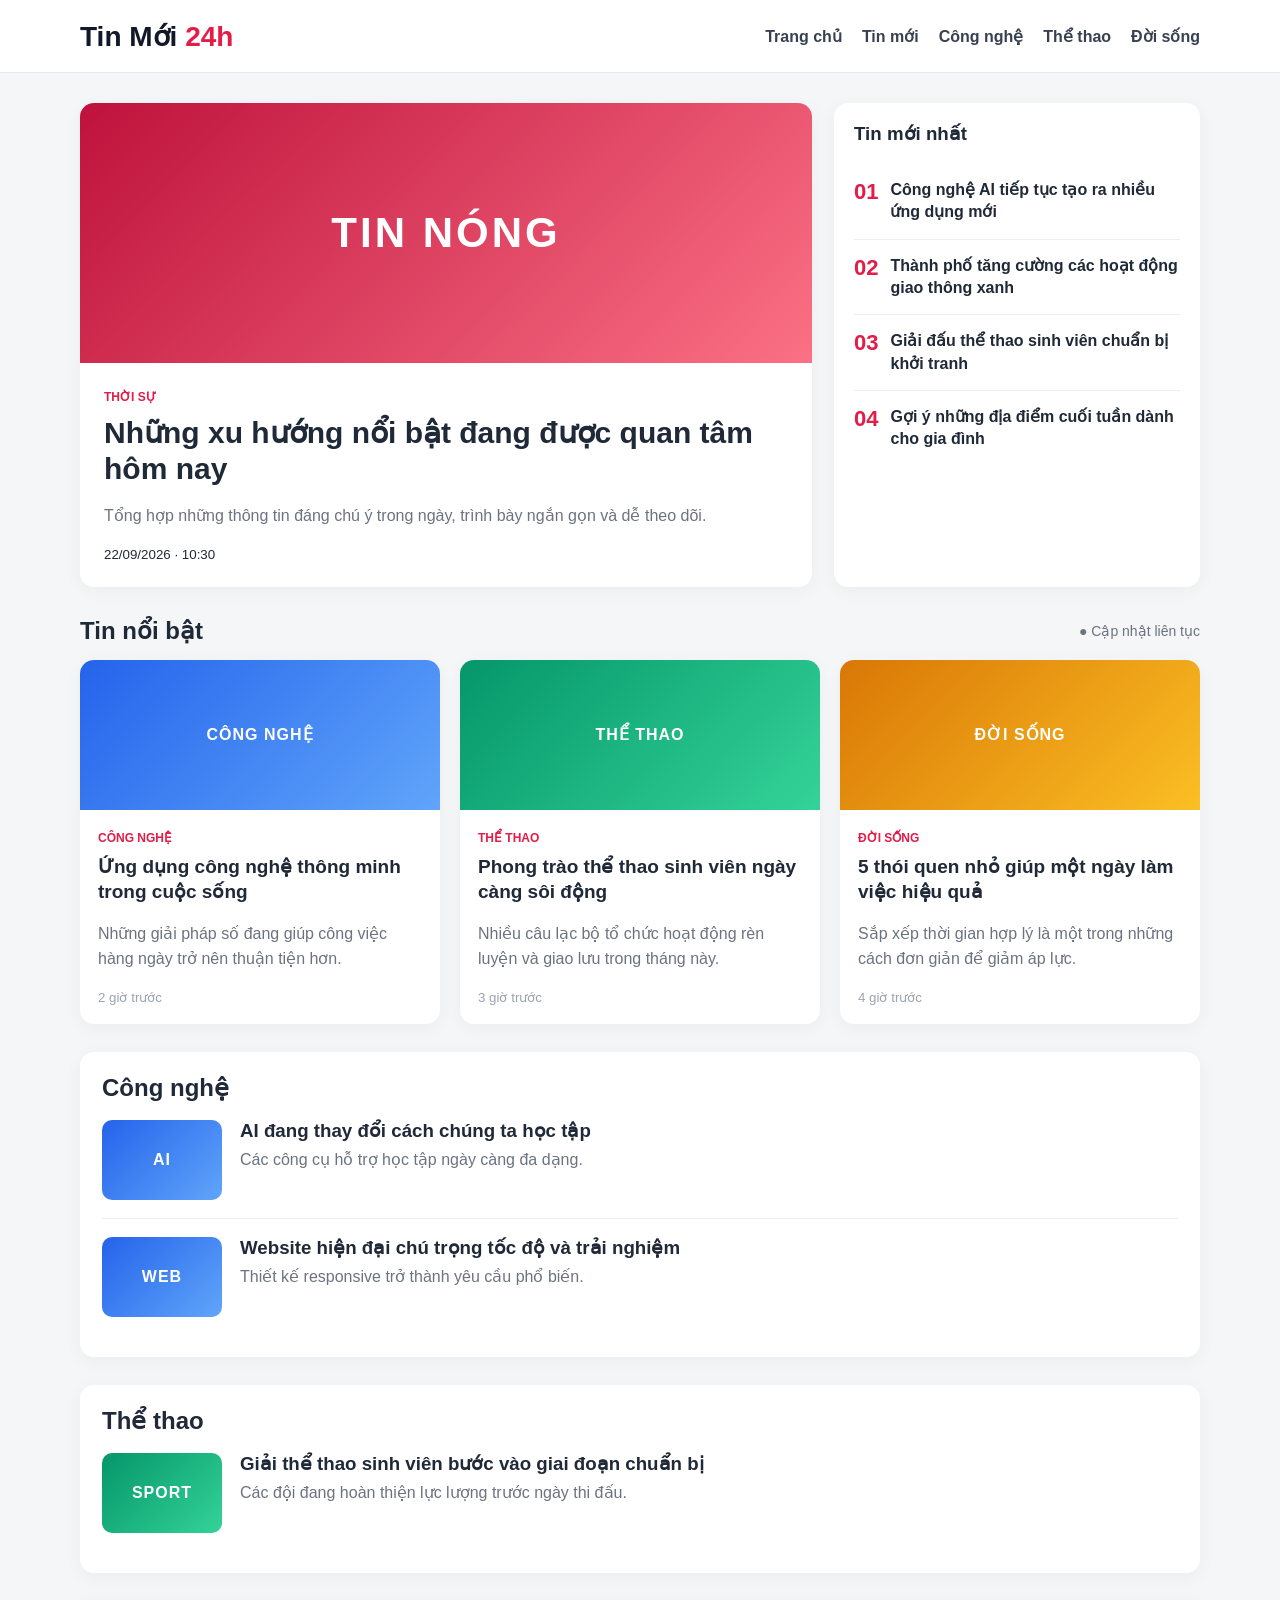
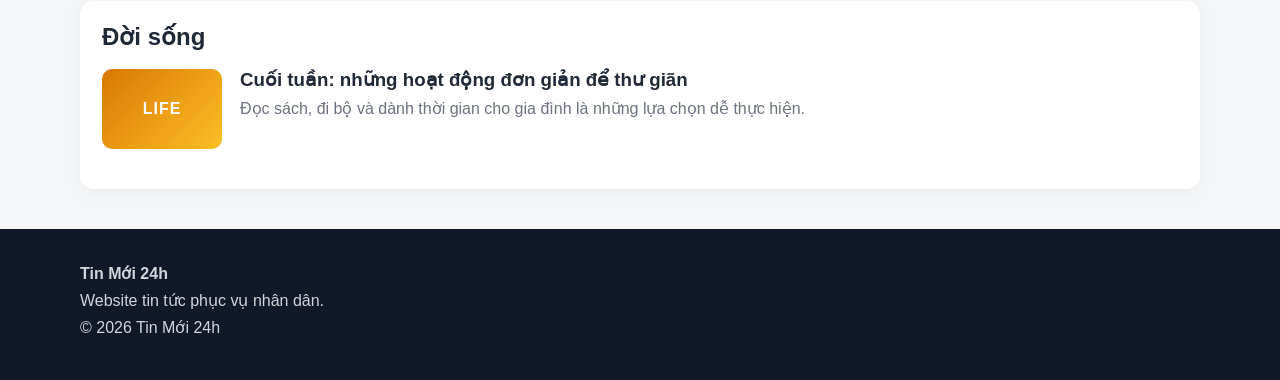
<file: index.html>
<!DOCTYPE html>
<html lang="vi">
<head>
  <meta charset="UTF-8">
  <meta name="viewport" content="width=device-width, initial-scale=1.0">
  <title>Tin Mới 24h</title>
  <link rel="stylesheet" href="style.css">
</head>
<body>
<header>
  <div class="container topbar">
    <h1>Tin Mới <span>24h</span></h1>
    <nav>
      <a href="#home">Trang chủ</a>
      <a href="#news">Tin mới</a>
      <a href="#technology">Công nghệ</a>
      <a href="#sports">Thể thao</a>
      <a href="#life">Đời sống</a>
    </nav>
  </div>
</header>

<main class="container" id="home">
  <section class="hero">
    <article class="featured">
      <div class="image">TIN NÓNG</div>
      <div class="content">
        <span class="tag">THỜI SỰ</span>
        <h2>Những xu hướng nổi bật đang được quan tâm hôm nay</h2>
        <p>Tổng hợp những thông tin đáng chú ý trong ngày, trình bày ngắn gọn và dễ theo dõi.</p>
        <small>22/09/2026 · 10:30</small>
      </div>
    </article>
    <aside class="latest">
      <h3>Tin mới nhất</h3>
      <div class="latest-item"><b>01</b><p>Công nghệ AI tiếp tục tạo ra nhiều ứng dụng mới</p></div>
      <div class="latest-item"><b>02</b><p>Thành phố tăng cường các hoạt động giao thông xanh</p></div>
      <div class="latest-item"><b>03</b><p>Giải đấu thể thao sinh viên chuẩn bị khởi tranh</p></div>
      <div class="latest-item"><b>04</b><p>Gợi ý những địa điểm cuối tuần dành cho gia đình</p></div>
    </aside>
  </section>

  <section id="news">
    <div class="section-title"><h2>Tin nổi bật</h2><span>● Cập nhật liên tục</span></div>
    <div class="grid">
      <article class="card">
        <div class="thumb tech">CÔNG NGHỆ</div>
        <div class="card-body"><span class="tag">Công nghệ</span><h3>Ứng dụng công nghệ thông minh trong cuộc sống</h3><p>Những giải pháp số đang giúp công việc hàng ngày trở nên thuận tiện hơn.</p><small>2 giờ trước</small></div>
      </article>
      <article class="card">
        <div class="thumb sport">THỂ THAO</div>
        <div class="card-body"><span class="tag">Thể thao</span><h3>Phong trào thể thao sinh viên ngày càng sôi động</h3><p>Nhiều câu lạc bộ tổ chức hoạt động rèn luyện và giao lưu trong tháng này.</p><small>3 giờ trước</small></div>
      </article>
      <article class="card">
        <div class="thumb life">ĐỜI SỐNG</div>
        <div class="card-body"><span class="tag">Đời sống</span><h3>5 thói quen nhỏ giúp một ngày làm việc hiệu quả</h3><p>Sắp xếp thời gian hợp lý là một trong những cách đơn giản để giảm áp lực.</p><small>4 giờ trước</small></div>
      </article>
    </div>
  </section>

  <section id="technology" class="category">
    <h2>Công nghệ</h2>
    <div class="list">
      <article><div class="mini tech">AI</div><div><h3>AI đang thay đổi cách chúng ta học tập</h3><p>Các công cụ hỗ trợ học tập ngày càng đa dạng.</p></div></article>
      <article><div class="mini tech">WEB</div><div><h3>Website hiện đại chú trọng tốc độ và trải nghiệm</h3><p>Thiết kế responsive trở thành yêu cầu phổ biến.</p></div></article>
    </div>
  </section>

  <section id="sports" class="category">
    <h2>Thể thao</h2>
    <div class="list">
      <article><div class="mini sport">SPORT</div><div><h3>Giải thể thao sinh viên bước vào giai đoạn chuẩn bị</h3><p>Các đội đang hoàn thiện lực lượng trước ngày thi đấu.</p></div></article>
    </div>
  </section>

  <section id="life" class="category">
    <h2>Đời sống</h2>
    <div class="list">
      <article><div class="mini life">LIFE</div><div><h3>Cuối tuần: những hoạt động đơn giản để thư giãn</h3><p>Đọc sách, đi bộ và dành thời gian cho gia đình là những lựa chọn dễ thực hiện.</p></div></article>
    </div>
  </section>
</main>

<footer>
  <div class="container">
    <strong>Tin Mới 24h</strong>
    <p>Website tin tức phục vụ nhân dân.</p>
    <p>© 2026 Tin Mới 24h</p>
  </div>
</footer>
<script src="script.js"></script>
</body>
</html>
</file>
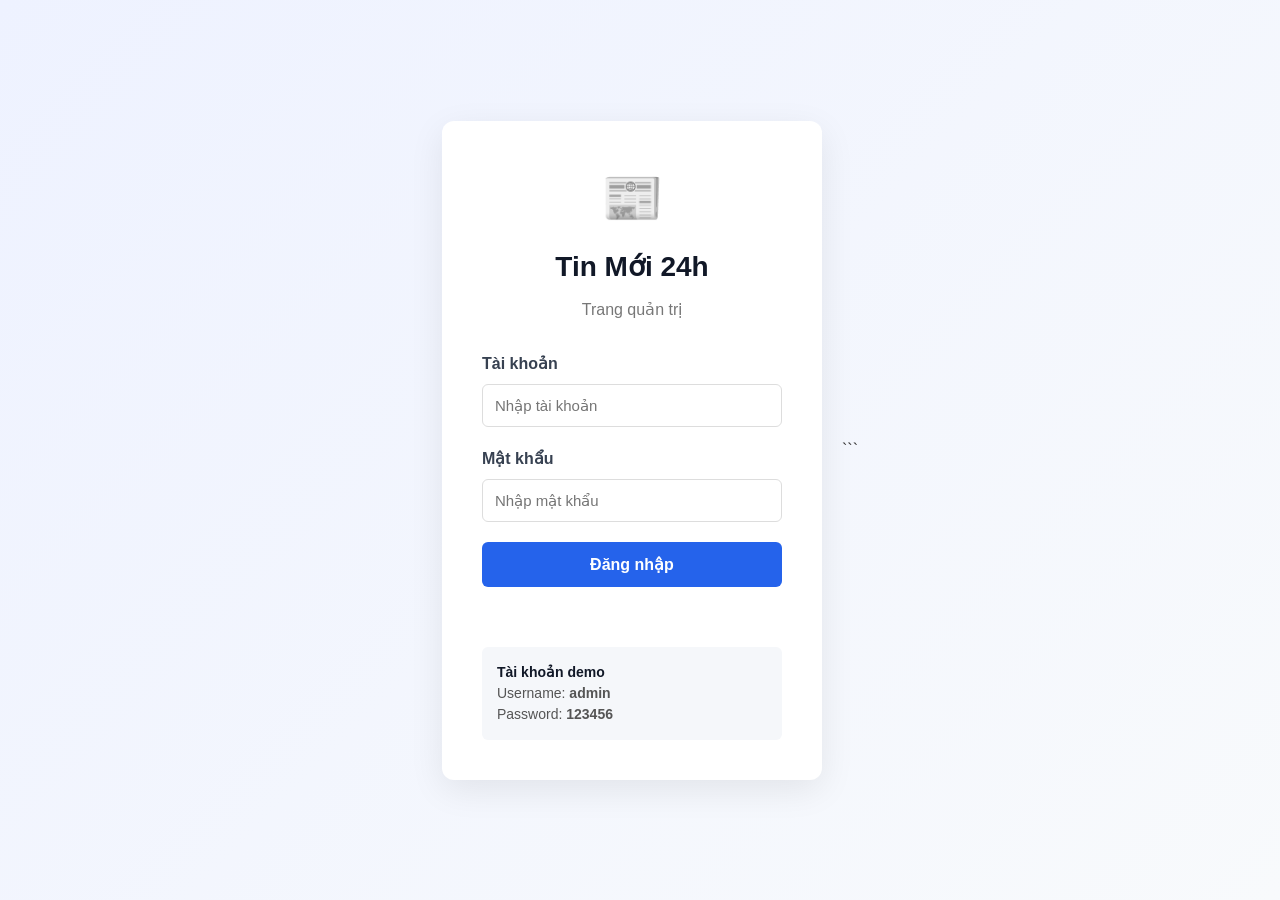
<file: admin/categories.html>
<!doctype html>
<html lang="vi">

<head>
    <meta charset="UTF-8">
    <meta name="viewport" content="width=device-width, initial-scale=1">

    <title>Quản lý danh mục</title>

    <link rel="stylesheet" href="css/admin.css">
</head>

<body>

    <div class="admin-layout">

        <!-- ================= SIDEBAR ================= -->
        <aside class="sidebar">

            <div class="sidebar-logo">
                📰 Tin Mới 24h
            </div>

            <nav>
                <a href="index.html">
                    📊 Dashboard
                </a>

                <a href="posts.html">
                    📰 Bài viết
                </a>

                <a
                    class="active"
                    href="categories.html">
                    📂 Danh mục
                </a>

                <a href="users.html">
                    👤 Tài khoản
                </a>
            </nav>

            <button
                class="logout-button"
                onclick="logout()">
                🚪 Đăng xuất
            </button>

        </aside>


        <!-- ================= MAIN CONTENT ================= -->
        <main class="main-content">

            <!-- TOPBAR -->
            <header class="topbar">

                <div>
                    <h1>
                        Quản lý danh mục
                    </h1>

                    <p>
                        Thêm, sửa, xóa danh mục.
                    </p>
                </div>

                <div class="admin-profile">
                    👤 Admin
                </div>

            </header>


            <!-- ================= CONTENT ================= -->
            <section class="content-card">

                <!-- CONTENT HEADER -->
                <div class="content-header">

                    <div>
                        <h2>
                            Danh sách danh mục
                        </h2>

                        <p id="categoryCount"></p>
                    </div>

                    <button
                        class="primary-button"
                        onclick="openCategoryModal()">
                        + Thêm danh mục
                    </button>

                </div>


                <!-- ================= TABLE ================= -->
                <div class="table-container">

                    <table>

                        <thead>
                            <tr>
                                <th>ID</th>
                                <th>Tên</th>
                                <th>Slug</th>
                                <th>Số bài</th>
                                <th>Thao tác</th>
                            </tr>
                        </thead>

                        <tbody id="categoryTable">
                        </tbody>

                    </table>

                </div>

            </section>

        </main>

    </div>


    <!-- ================= CATEGORY MODAL ================= -->
    <div
        id="categoryModal"
        class="modal hidden">

        <div class="modal-box small-modal">

            <!-- MODAL HEADER -->
            <div class="modal-header">

                <h2 id="categoryModalTitle">
                    Thêm danh mục
                </h2>

                <button
                    type="button"
                    class="close-button"
                    onclick="closeCategoryModal()">
                    ×
                </button>

            </div>


            <!-- MODAL FORM -->
            <form id="categoryForm">

                <input
                    type="hidden"
                    id="categoryId">


                <!-- CATEGORY NAME -->
                <div class="form-group">

                    <label for="categoryName">
                        Tên danh mục
                    </label>

                    <input
                        type="text"
                        id="categoryName"
                        required>

                </div>


                <!-- CATEGORY SLUG -->
                <div class="form-group">

                    <label for="categorySlug">
                        Slug
                    </label>

                    <input
                        type="text"
                        id="categorySlug"
                        required>

                </div>


                <!-- MODAL ACTIONS -->
                <div class="modal-actions">

                    <button
                        type="button"
                        class="secondary-button"
                        onclick="closeCategoryModal()">
                        Hủy
                    </button>

                    <button
                        type="submit"
                        class="primary-button">
                        Lưu
                    </button>

                </div>

            </form>

        </div>

    </div>


    <!-- ================= JAVASCRIPT ================= -->
    <script src="js/admin.js"></script>
    <script src="js/categories.js"></script>

</body>

</html>
</file>
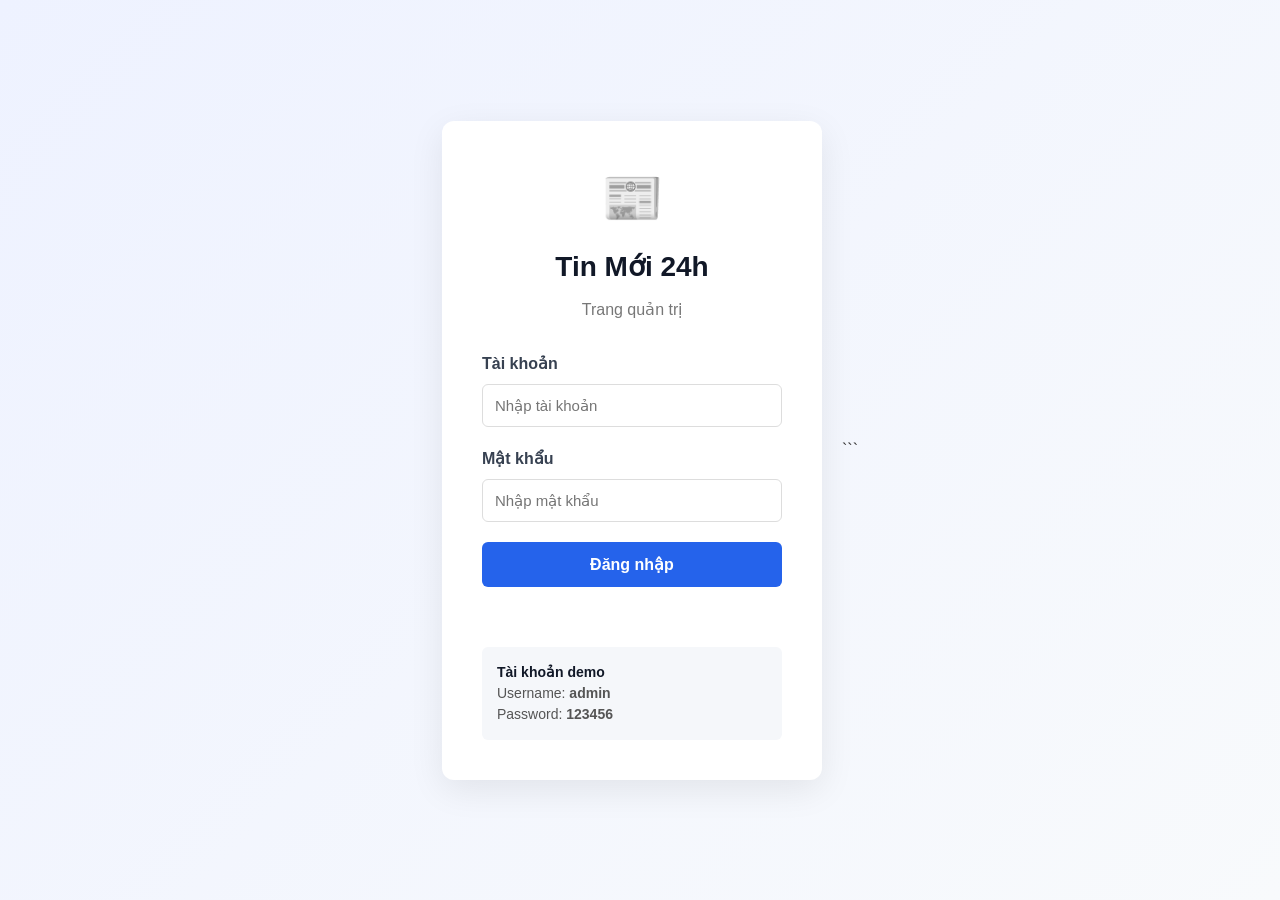
<file: admin/login.html>
<!DOCTYPE html>
<html lang="vi">
<head>
    <meta charset="UTF-8">
    <meta name="viewport" content="width=device-width, initial-scale=1.0">

    <title>Đăng nhập Admin - Tin Mới 24h</title>

    <link rel="stylesheet" href="css/admin.css">
</head>

<body class="login-page">

    <div class="login-container">

        <div class="login-box">

            <div class="login-logo">
                📰
            </div>

            <h1>Tin Mới 24h</h1>
            <p class="login-subtitle">Trang quản trị</p>

            <form id="loginForm">

                <div class="form-group">
                    <label>Tài khoản</label>

                    <input
                        type="text"
                        id="username"
                        placeholder="Nhập tài khoản"
                        required
                    >
                </div>

                <div class="form-group">
                    <label>Mật khẩu</label>

                    <input
                        type="password"
                        id="password"
                        placeholder="Nhập mật khẩu"
                        required
                    >
                </div>

                <button type="submit" class="login-button">
                    Đăng nhập
                </button>

                <p id="loginError" class="login-error"></p>

            </form>

            <div class="login-demo">
                <strong>Tài khoản demo</strong>

                <p>
                    Username: <b>admin</b>
                </p>

                <p>
                    Password: <b>123456</b>
                </p>
            </div>

        </div>

    </div>

    <script src="js/login.js"></script>

</body>
</html>
```
</file>
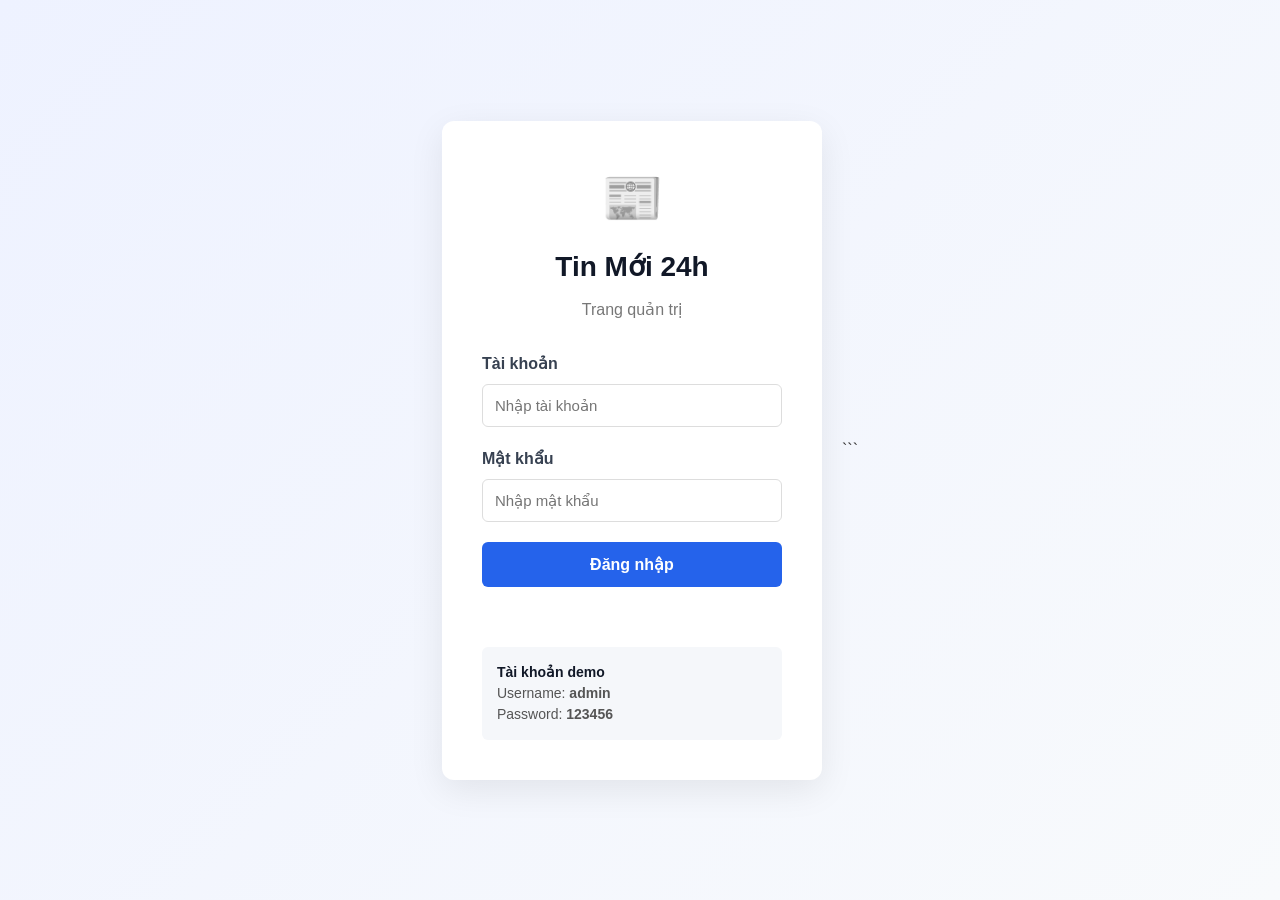
<file: admin/posts.html>
<!doctype html>
<html lang="vi">

<head>
    <meta charset="UTF-8">
    <meta
        name="viewport"
        content="width=device-width, initial-scale=1">

    <title>Quản lý bài viết</title>

    <link
        rel="stylesheet"
        href="css/admin.css">
</head>

<body>

    <div class="admin-layout">

        <!-- ================= SIDEBAR ================= -->
        <aside class="sidebar">

            <div class="sidebar-logo">
                📰 Tin Mới 24h
            </div>

            <nav>
                <a href="index.html">
                    📊 Dashboard
                </a>

                <a
                    class="active"
                    href="posts.html">
                    📰 Bài viết
                </a>

                <a href="categories.html">
                    📂 Danh mục
                </a>

                <a href="users.html">
                    👤 Tài khoản
                </a>
            </nav>

            <button
                class="logout-button"
                onclick="logout()">
                🚪 Đăng xuất
            </button>

        </aside>


        <!-- ================= MAIN CONTENT ================= -->
        <main class="main-content">

            <!-- TOPBAR -->
            <header class="topbar">

                <div>
                    <h1>
                        Quản lý bài viết
                    </h1>

                    <p>
                        Thêm, sửa, xóa và đổi trạng thái bài viết.
                    </p>
                </div>

                <div class="admin-profile">
                    👤 Admin
                </div>

            </header>


            <!-- ================= CONTENT ================= -->
            <section class="content-card">

                <!-- CONTENT HEADER -->
                <div class="content-header">

                    <div>
                        <h2>
                            Danh sách bài viết
                        </h2>

                        <p id="postCount"></p>
                    </div>

                    <button
                        class="primary-button"
                        onclick="openPostModal()">
                        + Thêm bài viết
                    </button>

                </div>


                <!-- ================= TOOLBAR ================= -->
                <div class="toolbar">

                    <input
                        id="searchPost"
                        class="search-input"
                        placeholder="🔎 Tìm tiêu đề..."
                        oninput="renderPosts()">


                    <select
                        id="filterCategory"
                        class="select-input"
                        onchange="renderPosts()">
                    </select>


                    <select
                        id="filterStatus"
                        class="select-input"
                        onchange="renderPosts()">

                        <option value="">
                            Tất cả trạng thái
                        </option>

                        <option value="published">
                            Đã đăng
                        </option>

                        <option value="draft">
                            Bản nháp
                        </option>

                    </select>

                </div>


                <!-- ================= POST TABLE ================= -->
                <div class="table-container">

                    <table>

                        <thead>

                            <tr>
                                <th>ID</th>
                                <th>Tiêu đề</th>
                                <th>Danh mục</th>
                                <th>Ngày</th>
                                <th>Trạng thái</th>
                                <th>Thao tác</th>
                            </tr>

                        </thead>

                        <tbody id="postTable">
                        </tbody>

                    </table>

                </div>

            </section>

        </main>

    </div>


    <!-- ================= POST MODAL ================= -->
    <div
        id="postModal"
        class="modal hidden">

        <div class="modal-box">

            <!-- MODAL HEADER -->
            <div class="modal-header">

                <h2 id="postModalTitle">
                    Thêm bài viết
                </h2>

                <button
                    type="button"
                    class="close-button"
                    onclick="closePostModal()">
                    ×
                </button>

            </div>


            <!-- POST FORM -->
            <form id="postForm">

                <input
                    type="hidden"
                    id="postId">


                <!-- TIÊU ĐỀ -->
                <div class="form-group">

                    <label for="postTitle">
                        Tiêu đề
                    </label>

                    <input
                        type="text"
                        id="postTitle"
                        required>

                </div>


                <!-- DANH MỤC -->
                <div class="form-group">

                    <label for="postCategory">
                        Danh mục
                    </label>

                    <select
                        id="postCategory"
                        required>
                    </select>

                </div>


                <!-- ẢNH -->
                <div class="form-group">

                    <label for="postImage">
                        Ảnh URL
                    </label>

                    <input
                        type="text"
                        id="postImage">

                </div>


                <!-- NỘI DUNG -->
                <div class="form-group">

                    <label for="postContent">
                        Nội dung
                    </label>

                    <textarea
                        id="postContent"
                        rows="7"
                        required>
                    </textarea>

                </div>


                <!-- TRẠNG THÁI -->
                <div class="form-group">

                    <label for="postStatus">
                        Trạng thái
                    </label>

                    <select id="postStatus">

                        <option value="published">
                            Đã đăng
                        </option>

                        <option value="draft">
                            Bản nháp
                        </option>

                    </select>

                </div>


                <!-- MODAL ACTIONS -->
                <div class="modal-actions">

                    <button
                        type="button"
                        class="secondary-button"
                        onclick="closePostModal()">
                        Hủy
                    </button>

                    <button
                        type="submit"
                        class="primary-button">
                        Lưu bài viết
                    </button>

                </div>

            </form>

        </div>

    </div>


    <!-- ================= JAVASCRIPT ================= -->
    <script src="js/admin.js"></script>
    <script src="js/posts.js"></script>

</body>

</html>
</file>
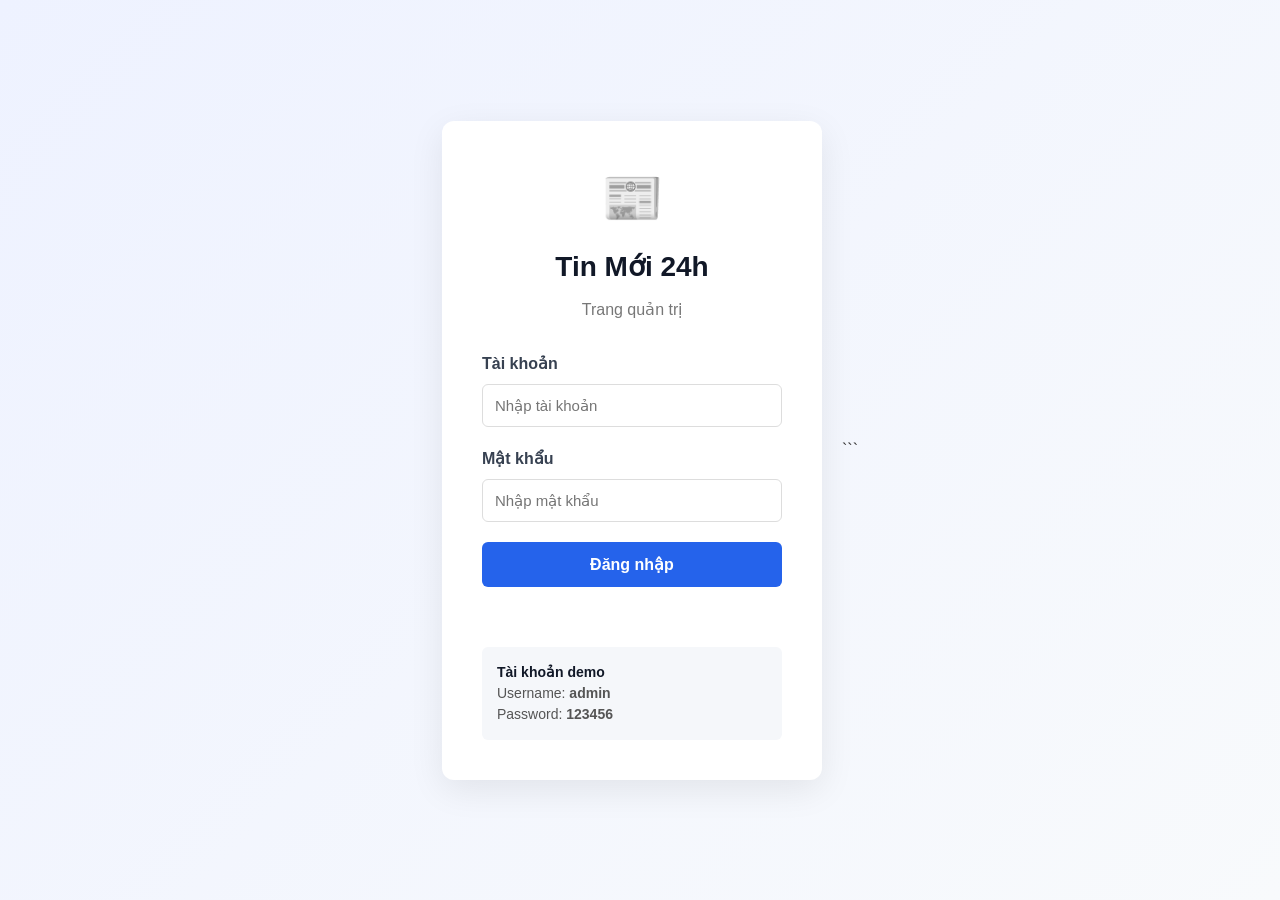
<file: admin/users.html>
<!doctype html>
<html lang="vi">

<head>
    <meta charset="UTF-8">

    <meta
        name="viewport"
        content="width=device-width, initial-scale=1">

    <title>Quản lý tài khoản</title>

    <link
        rel="stylesheet"
        href="css/admin.css">
</head>

<body>

    <div class="admin-layout">

        <!-- ================= SIDEBAR ================= -->
        <aside class="sidebar">

            <div class="sidebar-logo">
                📰 Tin Mới 24h
            </div>

            <nav>

                <a href="index.html">
                    📊 Dashboard
                </a>

                <a href="posts.html">
                    📰 Bài viết
                </a>

                <a href="categories.html">
                    📂 Danh mục
                </a>

                <a
                    class="active"
                    href="users.html">
                    👤 Tài khoản
                </a>

            </nav>

            <button
                class="logout-button"
                onclick="logout()">
                🚪 Đăng xuất
            </button>

        </aside>


        <!-- ================= MAIN CONTENT ================= -->
        <main class="main-content">

            <!-- TOPBAR -->
            <header class="topbar">

                <div>

                    <h1>
                        Quản lý tài khoản
                    </h1>

                    <p>
                        Thêm và chỉnh sửa tài khoản quản trị.
                    </p>

                </div>

                <div class="admin-profile">
                    👤 Admin
                </div>

            </header>


            <!-- ================= CONTENT ================= -->
            <section class="content-card">

                <!-- CONTENT HEADER -->
                <div class="content-header">

                    <div>

                        <h2>
                            Tài khoản
                        </h2>

                        <p id="userCount"></p>

                    </div>

                    <button
                        class="primary-button"
                        onclick="openUserModal()">
                        + Thêm tài khoản
                    </button>

                </div>


                <!-- ================= USER TABLE ================= -->
                <div class="table-container">

                    <table>

                        <thead>

                            <tr>
                                <th>ID</th>
                                <th>Họ tên</th>
                                <th>Username</th>
                                <th>Email</th>
                                <th>Vai trò</th>
                                <th>Thao tác</th>
                            </tr>

                        </thead>

                        <tbody id="userTable">
                        </tbody>

                    </table>

                </div>

            </section>

        </main>

    </div>


    <!-- ================= USER MODAL ================= -->
    <div
        id="userModal"
        class="modal hidden">

        <div class="modal-box">

            <!-- MODAL HEADER -->
            <div class="modal-header">

                <h2 id="userModalTitle">
                    Thêm tài khoản
                </h2>

                <button
                    type="button"
                    class="close-button"
                    onclick="closeUserModal()">
                    ×
                </button>

            </div>


            <!-- USER FORM -->
            <form id="userForm">

                <input
                    type="hidden"
                    id="userId">


                <!-- HỌ TÊN -->
                <div class="form-group">

                    <label for="userName">
                        Họ tên
                    </label>

                    <input
                        type="text"
                        id="userName"
                        required>

                </div>


                <!-- USERNAME -->
                <div class="form-group">

                    <label for="userUsername">
                        Username
                    </label>

                    <input
                        type="text"
                        id="userUsername"
                        required>

                </div>


                <!-- EMAIL -->
                <div class="form-group">

                    <label for="userEmail">
                        Email
                    </label>

                    <input
                        type="email"
                        id="userEmail"
                        required>

                </div>


                <!-- PASSWORD -->
                <div class="form-group">

                    <label for="userPassword">
                        Mật khẩu
                    </label>

                    <input
                        type="password"
                        id="userPassword"
                        placeholder="Để trống nếu giữ mật khẩu cũ">

                </div>


                <!-- ROLE -->
                <div class="form-group">

                    <label for="userRole">
                        Vai trò
                    </label>

                    <select id="userRole">

                        <option>
                            Admin
                        </option>

                        <option>
                            Editor
                        </option>

                    </select>

                </div>


                <!-- MODAL ACTIONS -->
                <div class="modal-actions">

                    <button
                        type="button"
                        class="secondary-button"
                        onclick="closeUserModal()">
                        Hủy
                    </button>

                    <button
                        type="submit"
                        class="primary-button">
                        Lưu
                    </button>

                </div>

            </form>

        </div>

    </div>


    <!-- ================= JAVASCRIPT ================= -->
    <script src="js/admin.js"></script>
    <script src="js/users.js"></script>

</body>

</html>
</file>
<file: style.css>
*{box-sizing:border-box}html{scroll-behavior:smooth}body{margin:0;font-family:Arial,sans-serif;background:#f4f6f8;color:#1f2937}.container{width:min(1120px,92%);margin:auto}header{background:#fff;border-bottom:1px solid #e5e7eb;position:sticky;top:0;z-index:10}.topbar{display:flex;align-items:center;justify-content:space-between;gap:20px;min-height:72px}h1{margin:0;font-size:28px;color:#111827}h1 span{color:#e11d48}nav{display:flex;gap:20px;flex-wrap:wrap}nav a{text-decoration:none;color:#374151;font-weight:600}nav a:hover{color:#e11d48}.hero{display:grid;grid-template-columns:2fr 1fr;gap:22px;padding:30px 0}.featured,.latest,.card,.category{background:#fff;border-radius:14px;box-shadow:0 4px 18px #0000000b}.featured{overflow:hidden}.image{height:260px;background:linear-gradient(135deg,#be123c,#fb7185);color:#fff;display:grid;place-items:center;font-size:42px;font-weight:800;letter-spacing:3px}.content{padding:24px}.content h2{font-size:30px;line-height:1.2;margin:10px 0}.content p,.card p,.list p{color:#6b7280;line-height:1.6}.tag{color:#e11d48;font-size:12px;font-weight:800;text-transform:uppercase}.latest{padding:20px}.latest h3{margin-top:0}.latest-item{display:flex;gap:12px;padding:15px 0;border-bottom:1px solid #eee}.latest-item:last-child{border:0}.latest-item b{font-size:22px;color:#e11d48}.latest-item p{margin:0;font-weight:600;line-height:1.4}.section-title{display:flex;justify-content:space-between;align-items:center;margin-bottom:15px}.section-title h2,.category h2{margin:0}.section-title span{color:#6b7280;font-size:14px}.grid{display:grid;grid-template-columns:repeat(3,1fr);gap:20px}.card{overflow:hidden}.thumb,.mini{display:grid;place-items:center;color:#fff;font-weight:800;letter-spacing:1px}.thumb{height:150px}.tech{background:linear-gradient(135deg,#2563eb,#60a5fa)}.sport{background:linear-gradient(135deg,#059669,#34d399)}.life{background:linear-gradient(135deg,#d97706,#fbbf24)}.card-body{padding:18px}.card h3{font-size:19px;line-height:1.35;margin:8px 0}.card small{color:#9ca3af}.category{margin:28px 0;padding:22px}.list article{display:flex;gap:18px;padding:18px 0;border-bottom:1px solid #eee}.list article:last-child{border:0}.mini{width:120px;height:80px;border-radius:10px;flex:none}.list h3{margin:0 0 5px}.list p{margin:0}footer{background:#111827;color:#d1d5db;margin-top:40px;padding:35px 0}footer p{margin:8px 0}@media(max-width:800px){.topbar{align-items:flex-start;flex-direction:column;padding:15px 0}.hero,.grid{grid-template-columns:1fr}.content h2{font-size:24px}}
</file>
<file: admin/css/admin.css>
/* =========================================================
   RESET
========================================================= */

* {
    margin: 0;
    padding: 0;
    box-sizing: border-box;
}

html {
    scroll-behavior: smooth;
}

body {
    font-family: Arial, Helvetica, sans-serif;
    background: #f4f6f9;
    color: #333;
    line-height: 1.5;
}

button,
input,
textarea,
select {
    font-family: inherit;
}

a {
    text-decoration: none;
}


/* =========================================================
   LOGIN PAGE
========================================================= */

.login-page {
    min-height: 100vh;

    display: flex;
    justify-content: center;
    align-items: center;

    background:
        linear-gradient(
            135deg,
            #eef2ff,
            #f8fafc
        );
}

.login-container {
    width: 100%;
    max-width: 420px;

    padding: 20px;
}


/* =========================================================
   LOGIN BOX
========================================================= */

.login-box,
.login-card {
    background: white;

    padding: 40px;

    border-radius: 12px;

    box-shadow:
        0 10px 35px rgba(0, 0, 0, 0.08);
}

.login-logo {
    text-align: center;

    font-size: 50px;

    margin-bottom: 5px;
}

.login-box h1,
.login-card h1 {
    text-align: center;

    margin-top: 10px;

    color: #111827;

    font-size: 28px;
}

.login-subtitle {
    text-align: center;

    color: #777;

    margin: 10px 0 30px;
}


/* =========================================================
   FORM
========================================================= */

.form-group {
    margin-bottom: 20px;
}

.form-group label {
    display: block;

    margin-bottom: 8px;

    font-weight: bold;

    color: #374151;
}

.form-group input,
.form-group textarea,
.form-group select {
    width: 100%;

    padding: 12px;

    border: 1px solid #ddd;

    border-radius: 6px;

    outline: none;

    background: white;

    font-size: 15px;
}

.form-group textarea {
    min-height: 130px;

    resize: vertical;
}

.form-group input:focus,
.form-group textarea:focus,
.form-group select:focus {
    border-color: #2563eb;

    box-shadow:
        0 0 0 2px rgba(37, 99, 235, 0.08);
}


/* =========================================================
   LOGIN BUTTON
========================================================= */

.login-button {
    width: 100%;

    padding: 13px;

    border: none;

    border-radius: 6px;

    background: #2563eb;

    color: white;

    font-size: 16px;

    font-weight: 600;

    cursor: pointer;

    transition: 0.2s;
}

.login-button:hover {
    background: #1d4ed8;

    transform: translateY(-1px);
}


/* =========================================================
   LOGIN ERROR
========================================================= */

.login-error {
    color: #dc2626;

    text-align: center;

    margin-top: 15px;

    min-height: 20px;

    font-size: 14px;
}


/* =========================================================
   LOGIN DEMO
========================================================= */

.login-demo {
    margin-top: 25px;

    padding: 15px;

    background: #f5f7fa;

    border-radius: 6px;

    font-size: 14px;

    color: #555;
}

.login-demo strong {
    color: #111827;
}


/* =========================================================
   BACK HOME
========================================================= */

.back-home {
    display: block;

    text-align: center;

    margin-top: 20px;

    color: #2563eb;

    font-size: 14px;

    font-weight: 600;
}

.back-home:hover {
    text-decoration: underline;
}


/* =========================================================
   ADMIN LAYOUT
========================================================= */

.admin-layout {
    display: flex;

    min-height: 100vh;
}


/* =========================================================
   SIDEBAR
========================================================= */

.sidebar {
    width: 250px;

    background: #111827;

    color: white;

    padding: 20px 0;

    position: fixed;

    left: 0;
    top: 0;
    bottom: 0;

    z-index: 100;
}

.sidebar-logo {
    font-size: 20px;

    font-weight: bold;

    padding: 15px 20px 30px;

    color: white;
}

.sidebar-logo a {
    color: white;
}


/* SIDEBAR NAV */

.sidebar nav {
    display: flex;

    flex-direction: column;
}

.sidebar nav a {
    display: block;

    padding: 14px 20px;

    color: #d1d5db;

    text-decoration: none;

    transition: 0.2s;

    border-left: 3px solid transparent;
}

.sidebar nav a:hover,
.sidebar nav a.active {
    background: #2563eb;

    color: white;

    border-left-color: #93c5fd;
}


/* LOGOUT */

.logout-button {
    position: absolute;

    bottom: 25px;

    left: 20px;

    right: 20px;

    padding: 12px;

    border: none;

    border-radius: 6px;

    background: #dc2626;

    color: white;

    cursor: pointer;

    font-weight: 600;

    transition: 0.2s;
}

.logout-button:hover {
    background: #b91c1c;
}


/* =========================================================
   MAIN CONTENT
========================================================= */

.main-content {
    margin-left: 250px;

    width: calc(100% - 250px);

    padding: 30px;
}


/* =========================================================
   TOPBAR
========================================================= */

.topbar {
    display: flex;

    justify-content: space-between;

    align-items: center;

    margin-bottom: 30px;

    gap: 20px;
}

.topbar h1 {
    font-size: 30px;

    color: #111827;
}

.topbar p {
    color: #777;

    margin-top: 5px;
}

.admin-profile {
    background: white;

    padding: 10px 18px;

    border-radius: 8px;

    box-shadow:
        0 2px 10px rgba(0, 0, 0, 0.04);

    white-space: nowrap;
}


/* =========================================================
   STATISTICS
========================================================= */

.statistics {
    display: grid;

    grid-template-columns:
        repeat(4, 1fr);

    gap: 20px;

    margin-bottom: 30px;
}

.stat-card {
    background: white;

    padding: 25px;

    border-radius: 10px;

    display: flex;

    align-items: center;

    gap: 20px;

    box-shadow:
        0 2px 10px rgba(0, 0, 0, 0.04);

    transition: 0.2s;
}

.stat-card:hover {
    transform: translateY(-2px);

    box-shadow:
        0 8px 20px rgba(0, 0, 0, 0.07);
}

.stat-icon {
    font-size: 35px;

    min-width: 45px;

    text-align: center;
}

.stat-card h3 {
    font-size: 26px;

    color: #111827;
}

.stat-card p {
    color: #777;

    margin-top: 5px;
}


/* =========================================================
   CONTENT CARD
========================================================= */

.content-card {
    background: white;

    padding: 25px;

    border-radius: 10px;

    box-shadow:
        0 2px 10px rgba(0, 0, 0, 0.04);
}

.content-header {
    display: flex;

    justify-content: space-between;

    align-items: center;

    margin-bottom: 20px;

    gap: 20px;
}

.content-header h2 {
    margin-bottom: 5px;

    color: #111827;
}

.content-header p {
    color: #777;
}


/* =========================================================
   BUTTONS
========================================================= */

.primary-button {
    display: inline-block;

    background: #2563eb;

    color: white;

    padding: 10px 16px;

    text-decoration: none;

    border: none;

    border-radius: 6px;

    cursor: pointer;

    font-weight: 600;

    transition: 0.2s;
}

.primary-button:hover {
    background: #1d4ed8;

    transform: translateY(-1px);
}

.secondary-button {
    background: #e5e7eb;

    color: #374151;

    border: 0;

    padding: 10px 16px;

    border-radius: 6px;

    cursor: pointer;

    font-weight: 600;

    transition: 0.2s;
}

.secondary-button:hover {
    background: #d1d5db;
}


/* =========================================================
   TOOLBAR
========================================================= */

.toolbar {
    display: flex;

    gap: 12px;

    margin-bottom: 20px;

    flex-wrap: wrap;
}

.search-input,
.select-input {
    padding: 11px 12px;

    border: 1px solid #ddd;

    border-radius: 6px;

    background: #fff;

    outline: none;

    font-size: 14px;
}

.search-input {
    min-width: 280px;
}

.search-input:focus,
.select-input:focus {
    border-color: #2563eb;

    box-shadow:
        0 0 0 2px rgba(37, 99, 235, 0.08);
}


/* =========================================================
   TABLE
========================================================= */

.table-container {
    overflow-x: auto;

    width: 100%;
}

table {
    width: 100%;

    border-collapse: collapse;

    min-width: 700px;
}

th,
td {
    padding: 15px;

    text-align: left;

    border-bottom: 1px solid #eee;

    vertical-align: middle;
}

th {
    background: #f8fafc;

    color: #374151;

    font-size: 14px;

    font-weight: 700;
}

td {
    color: #4b5563;

    font-size: 14px;
}

tbody tr:hover {
    background: #f9fafb;
}


/* =========================================================
   STATUS
========================================================= */

.status {
    display: inline-block;

    padding: 5px 10px;

    border-radius: 20px;

    font-size: 13px;

    font-weight: 600;
}

.status.published {
    background: #dcfce7;

    color: #166534;
}

.status.draft {
    background: #fef3c7;

    color: #92400e;
}

.status.active {
    background: #dcfce7;

    color: #166534;
}

.status.inactive {
    background: #fee2e2;

    color: #991b1b;
}


/* =========================================================
   ACTION BUTTONS
========================================================= */

.action-button {
    border: 0;

    padding: 7px 11px;

    border-radius: 5px;

    cursor: pointer;

    font-size: 13px;

    font-weight: 600;

    margin-right: 4px;

    transition: 0.2s;
}

.action-button.edit {
    background: #dbeafe;

    color: #1d4ed8;
}

.action-button.edit:hover {
    background: #bfdbfe;
}

.action-button.delete {
    background: #fee2e2;

    color: #b91c1c;
}

.action-button.delete:hover {
    background: #fecaca;
}


/* =========================================================
   MODAL
========================================================= */

.modal {
    position: fixed;

    inset: 0;

    background: rgba(0, 0, 0, 0.45);

    display: flex;

    align-items: center;

    justify-content: center;

    padding: 20px;

    z-index: 1000;
}

.modal.hidden {
    display: none;
}

.modal-box {
    background: #fff;

    width: 100%;

    max-width: 650px;

    border-radius: 10px;

    padding: 25px;

    max-height: 90vh;

    overflow-y: auto;

    box-shadow:
        0 20px 50px rgba(0, 0, 0, 0.15);
}

.small-modal {
    max-width: 500px;
}


/* =========================================================
   MODAL HEADER
========================================================= */

.modal-header {
    display: flex;

    justify-content: space-between;

    align-items: center;

    margin-bottom: 20px;

    gap: 20px;
}

.modal-header h2 {
    color: #111827;

    font-size: 22px;
}

.close-button {
    border: 0;

    background: none;

    font-size: 28px;

    cursor: pointer;

    color: #6b7280;

    line-height: 1;
}

.close-button:hover {
    color: #111827;
}


/* =========================================================
   MODAL ACTIONS
========================================================= */

.modal-actions {
    display: flex;

    justify-content: flex-end;

    gap: 10px;

    margin-top: 20px;
}


/* =========================================================
   PAGINATION
========================================================= */

.pagination {
    display: flex;

    justify-content: center;

    align-items: center;

    gap: 8px;

    margin-top: 25px;
}

.pagination button {
    border: 1px solid #ddd;

    background: white;

    padding: 8px 12px;

    border-radius: 5px;

    cursor: pointer;
}

.pagination button:hover,
.pagination button.active {
    background: #2563eb;

    color: white;

    border-color: #2563eb;
}


/* =========================================================
   EMPTY STATE
========================================================= */

.empty-state {
    text-align: center;

    padding: 50px 20px;

    color: #9ca3af;
}

.empty-state .icon {
    font-size: 45px;

    margin-bottom: 10px;
}


/* =========================================================
   ALERT / MESSAGE
========================================================= */

.alert {
    padding: 12px 15px;

    border-radius: 6px;

    margin-bottom: 20px;
}

.alert-success {
    background: #dcfce7;

    color: #166534;
}

.alert-error {
    background: #fee2e2;

    color: #991b1b;
}

.alert-warning {
    background: #fef3c7;

    color: #92400e;
}


/* =========================================================
   USER ROLE
========================================================= */

.role-admin {
    display: inline-block;

    padding: 5px 10px;

    border-radius: 20px;

    background: #ede9fe;

    color: #6d28d9;

    font-size: 13px;

    font-weight: 600;
}

.role-editor {
    display: inline-block;

    padding: 5px 10px;

    border-radius: 20px;

    background: #dbeafe;

    color: #1d4ed8;

    font-size: 13px;

    font-weight: 600;
}


/* =========================================================
   CATEGORY COUNT
========================================================= */

.category-count {
    display: inline-block;

    min-width: 30px;

    padding: 4px 9px;

    background: #eff6ff;

    color: #2563eb;

    border-radius: 20px;

    text-align: center;

    font-size: 13px;

    font-weight: 600;
}


/* =========================================================
   ARTICLE CONTENT
========================================================= */

.article-content {
    white-space: pre-line;

    color: #4b5563;

    line-height: 1.7;
}


/* =========================================================
   IMAGE PREVIEW
========================================================= */

.image-preview {
    width: 100%;

    max-height: 220px;

    object-fit: cover;

    border-radius: 8px;

    margin-top: 10px;
}


/* =========================================================
   RESPONSIVE - TABLET
========================================================= */

@media (max-width: 1000px) {

    .statistics {
        grid-template-columns:
            repeat(2, 1fr);
    }

    .sidebar {
        width: 220px;
    }

    .main-content {
        margin-left: 220px;

        width: calc(100% - 220px);
    }
}


/* =========================================================
   RESPONSIVE - MOBILE
========================================================= */

@media (max-width: 700px) {

    /* LOGIN */

    .login-container {
        padding: 15px;
    }

    .login-box,
    .login-card {
        padding: 30px 22px;
    }


    /* SIDEBAR */

    .sidebar {
        position: relative;

        width: 100%;

        min-height: auto;

        padding: 10px 0;
    }

    .sidebar-logo {
        padding: 15px 20px;
    }

    .sidebar nav {
        flex-direction: row;

        overflow-x: auto;
    }

    .sidebar nav a {
        white-space: nowrap;

        padding: 12px 15px;

        border-left: none;

        border-bottom: 3px solid transparent;
    }

    .sidebar nav a:hover,
    .sidebar nav a.active {
        border-left: none;

        border-bottom-color: #93c5fd;
    }

    .logout-button {
        position: static;

        margin: 10px 20px;

        width: calc(100% - 40px);
    }


    /* MAIN */

    .admin-layout {
        display: block;
    }

    .main-content {
        margin-left: 0;

        width: 100%;

        padding: 20px 15px;
    }


    /* TOPBAR */

    .topbar {
        flex-direction: column;

        align-items: flex-start;
    }

    .topbar h1 {
        font-size: 25px;
    }

    .admin-profile {
        width: 100%;
    }


    /* STATISTICS */

    .statistics {
        grid-template-columns: 1fr;
    }


    /* CONTENT */

    .content-card {
        padding: 18px;
    }

    .content-header {
        flex-direction: column;

        align-items: flex-start;
    }


    /* TOOLBAR */

    .toolbar {
        flex-direction: column;
    }

    .search-input,
    .select-input {
        width: 100%;

        min-width: 0;
    }


    /* TABLE */

    .table-container {
        margin: 0 -18px;

        width: calc(100% + 36px);
    }


    /* MODAL */

    .modal {
        padding: 10px;
    }

    .modal-box {
        padding: 20px;

        max-height: 95vh;
    }

    .modal-actions {
        flex-direction: column-reverse;
    }

    .modal-actions button {
        width: 100%;
    }
}


/* =========================================================
   VERY SMALL MOBILE
========================================================= */

@media (max-width: 400px) {

    .login-box,
    .login-card {
        padding: 25px 18px;
    }

    .login-logo {
        font-size: 42px;
    }

    .login-box h1,
    .login-card h1 {
        font-size: 23px;
    }

    .main-content {
        padding: 15px 10px;
    }

    .content-card {
        padding: 15px;
    }
}
</file>
